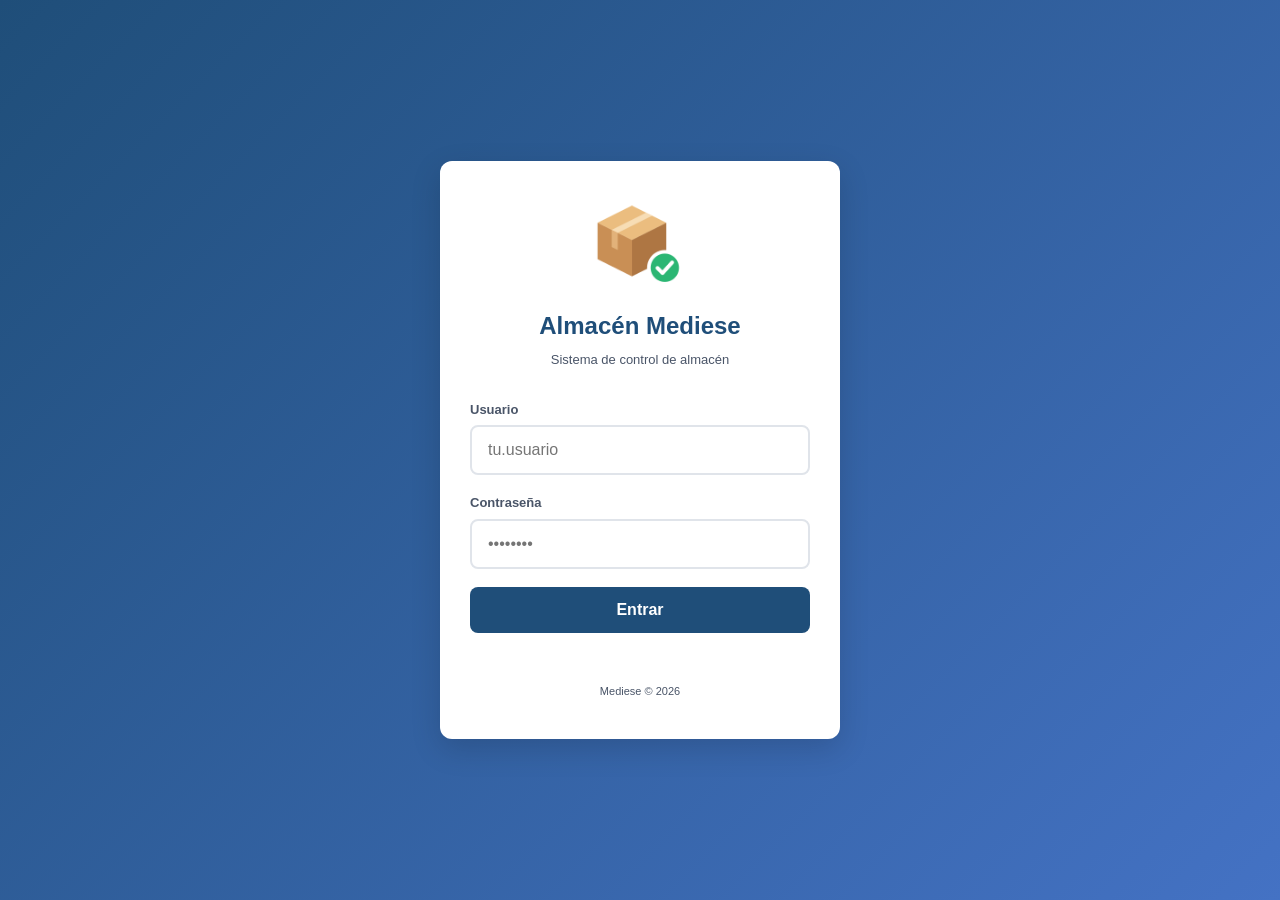
<file: index.html>
<!DOCTYPE html>
<html lang="es">
<head>
<meta charset="UTF-8">
<meta name="viewport" content="width=device-width, initial-scale=1.0, maximum-scale=1.0, user-scalable=no">
<meta name="theme-color" content="#1F4E79">
<title>Almacén Mediese - Login</title>
<link rel="icon" type="image/png" href="icono_192x192.png">
<link rel="manifest" href="manifest.json">
<link rel="stylesheet" href="styles.css?v=20261018d">
</head>
<body class="login-body">

<div class="login-container">
  <div class="login-logo">
    <img src="logo.png" alt="Almacén Mediese" class="logo-img">
    <h1>Almacén Mediese</h1>
    <p class="subtitle">Sistema de control de almacén</p>
  </div>

  <form id="login-form" class="login-form">
    <div class="input-group">
      <label for="usuario">Usuario</label>
      <input type="text" id="usuario" autocomplete="username" autocapitalize="none" required placeholder="tu.usuario">
    </div>

    <div class="input-group">
      <label for="password">Contraseña</label>
      <input type="password" id="password" autocomplete="current-password" required placeholder="••••••••">
    </div>

    <button type="submit" class="btn-primary">Entrar</button>

    <p id="error-msg" class="error-msg"></p>
  </form>

  <p class="footer-text">Mediese © 2026</p>
</div>

<script src="app.js?v=20261018d"></script>
<script>
  document.addEventListener('DOMContentLoaded', () => {
    App.initLogin();
  });
</script>
</body>
</html>
</file>
<file: styles.css>
/* ═══════════════════════════════════════════════════════════
   ALMACÉN MEDIESE - ESTILOS
   ═══════════════════════════════════════════════════════════ */

* {
  box-sizing: border-box;
  margin: 0;
  padding: 0;
  -webkit-tap-highlight-color: transparent;
}

:root {
  --azul-primario: #1F4E79;
  --azul-claro: #4472C4;
  --verde-ok: #00B050;
  --rojo-error: #C00000;
  --naranja: #ED8936;
  --gris-fondo: #F5F7FA;
  --gris-borde: #E0E4EA;
  --gris-texto: #4A5568;
  --gris-claro: #F9FAFB;
  --sombra: 0 2px 8px rgba(0,0,0,0.08);
  --radio: 12px;
}

html, body {
  font-family: -apple-system, BlinkMacSystemFont, "Segoe UI", Roboto, sans-serif;
  background: var(--gris-fondo);
  color: #1A202C;
  min-height: 100vh;
  font-size: 16px;
  line-height: 1.5;
}

/* LOGIN */
.login-body {
  display: flex;
  align-items: center;
  justify-content: center;
  background: linear-gradient(135deg, #1F4E79 0%, #4472C4 100%);
  padding: 20px;
}

.login-container {
  background: white;
  border-radius: var(--radio);
  padding: 40px 30px;
  width: 100%;
  max-width: 400px;
  box-shadow: 0 10px 30px rgba(0,0,0,0.15);
}

.login-logo { text-align: center; margin-bottom: 30px; }
.logo-icon { font-size: 48px; margin-bottom: 10px; }
.login-logo h1 { font-size: 24px; color: var(--azul-primario); margin-bottom: 6px; }
.subtitle { color: var(--gris-texto); font-size: 13px; }

.input-group { margin-bottom: 18px; }
.input-group label {
  display: block;
  font-size: 13px;
  font-weight: 600;
  color: var(--gris-texto);
  margin-bottom: 6px;
}
.input-group input,
.input-group select {
  width: 100%;
  padding: 14px 16px;
  font-size: 16px;
  border: 2px solid var(--gris-borde);
  border-radius: 8px;
  outline: none;
  transition: border-color 0.2s;
  font-family: inherit;
  background: white;
}
.input-group input:focus,
.input-group select:focus { border-color: var(--azul-claro); }

.input-group-row {
  display: grid;
  grid-template-columns: 1fr 1fr;
  gap: 12px;
}

.btn-primary {
  width: 100%;
  padding: 14px 20px;
  font-size: 16px;
  font-weight: 600;
  color: white;
  background: var(--azul-primario);
  border: none;
  border-radius: 8px;
  cursor: pointer;
  transition: background 0.2s, transform 0.1s;
  font-family: inherit;
}
.btn-primary:hover { background: var(--azul-claro); }
.btn-primary:active { transform: scale(0.98); }
.btn-primary:disabled { opacity: 0.6; cursor: not-allowed; }

.btn-large { padding: 18px 24px; font-size: 17px; }

.btn-secondary {
  width: 100%;
  padding: 14px 20px;
  font-size: 15px;
  font-weight: 500;
  color: var(--azul-primario);
  background: white;
  border: 2px solid var(--gris-borde);
  border-radius: 8px;
  cursor: pointer;
  font-family: inherit;
  margin-top: 10px;
}
.btn-secondary:hover { background: var(--gris-claro); }

.error-msg {
  color: var(--rojo-error);
  font-size: 13px;
  text-align: center;
  margin-top: 12px;
  min-height: 18px;
}

.footer-text {
  text-align: center;
  color: var(--gris-texto);
  font-size: 11px;
  margin-top: 20px;
}

/* HEADER */
.app-header {
  background: var(--azul-primario);
  color: white;
  padding: 12px 16px;
  display: flex;
  justify-content: space-between;
  align-items: center;
  box-shadow: var(--sombra);
  position: sticky;
  top: 0;
  z-index: 100;
}
.header-left { display: flex; align-items: center; gap: 8px; }
.header-logo { font-size: 20px; }
.header-title { font-weight: 700; font-size: 15px; }
.header-right { display: flex; align-items: center; gap: 10px; }
.user-info { font-size: 12px; opacity: 0.9; }
.btn-logout {
  background: rgba(255,255,255,0.15);
  color: white;
  border: none;
  padding: 6px 12px;
  border-radius: 6px;
  font-size: 12px;
  cursor: pointer;
  font-family: inherit;
}

/* VISTAS */
.app-main {
  padding: 16px;
  max-width: 800px;
  margin: 0 auto;
}
.view-section { padding: 20px 0; }
.hidden { display: none !important; }

/* MENÚ PRINCIPAL */
.menu-container {
  background: white;
  border-radius: var(--radio);
  padding: 30px 20px;
  text-align: center;
  box-shadow: var(--sombra);
  margin: 20px auto;
  max-width: 500px;
}

.menu-titulo {
  color: var(--azul-primario);
  margin-bottom: 6px;
  font-size: 22px;
}
.menu-descripcion {
  color: var(--gris-texto);
  font-size: 14px;
  margin-bottom: 24px;
}

.menu-botones {
  display: flex;
  flex-direction: column;
  gap: 14px;
  margin-bottom: 20px;
}

.menu-btn {
  display: grid;
  grid-template-columns: 50px 1fr auto;
  align-items: center;
  gap: 12px;
  padding: 20px 18px;
  border: none;
  border-radius: 12px;
  color: white;
  font-family: inherit;
  cursor: pointer;
  transition: transform 0.15s, box-shadow 0.15s;
  text-align: left;
}
.menu-btn:hover { transform: translateY(-2px); box-shadow: 0 6px 16px rgba(0,0,0,0.2); }
.menu-btn:active { transform: scale(0.98); }

.menu-btn-entrada { background: linear-gradient(135deg, #22C55E, #16A34A); }
.menu-btn-salida { background: linear-gradient(135deg, #EF4444, #DC2626); }
.menu-btn-devolucion { background: linear-gradient(135deg, #F59E0B, #D97706); }

.menu-btn-icono { font-size: 32px; }
.menu-btn-texto {
  font-size: 18px;
  font-weight: 700;
  letter-spacing: 1px;
}
.menu-btn-desc {
  display: block;
  font-size: 12px;
  opacity: 0.9;
  font-weight: 400;
  letter-spacing: 0;
  margin-top: 2px;
}

/* FORMULARIO */
.form-container {
  background: white;
  border-radius: var(--radio);
  padding: 20px;
  box-shadow: var(--sombra);
  max-width: 500px;
  margin: 0 auto;
}

.form-header {
  display: flex;
  justify-content: space-between;
  align-items: center;
  margin-bottom: 20px;
  padding-bottom: 12px;
  border-bottom: 2px solid var(--gris-borde);
}
.form-header h2 {
  color: var(--azul-primario);
  font-size: 18px;
}

.btn-cerrar {
  background: #C00000;
  color: white;
  border: none;
  width: 32px;
  height: 32px;
  border-radius: 50%;
  font-size: 16px;
  cursor: pointer;
  font-family: inherit;
}

.label-opcional {
  font-weight: 400;
  font-size: 11px;
  color: var(--gris-texto);
}

/* Búsqueda de insumo */
.resultados-busqueda {
  background: white;
  border: 2px solid var(--gris-borde);
  border-radius: 8px;
  max-height: 300px;
  overflow-y: auto;
  margin-top: -12px;
  margin-bottom: 16px;
  box-shadow: 0 4px 12px rgba(0,0,0,0.1);
  position: relative;
  z-index: 10;
}

.resultado-item {
  padding: 12px 14px;
  border-bottom: 1px solid var(--gris-borde);
  cursor: pointer;
  transition: background 0.15s;
}
.resultado-item:last-child { border-bottom: none; }
.resultado-item:hover { background: var(--gris-claro); }

.resultado-codigo {
  font-weight: 700;
  font-size: 13px;
  color: var(--azul-primario);
}
.resultado-desc {
  font-size: 13px;
  color: #1A202C;
  margin-top: 2px;
}
.resultado-cat {
  display: inline-block;
  font-size: 10px;
  background: #E0E4EA;
  color: var(--gris-texto);
  padding: 2px 8px;
  border-radius: 10px;
  margin-top: 4px;
}

.resultado-vacio {
  padding: 20px;
  text-align: center;
  color: var(--gris-texto);
  font-size: 13px;
}

/* Info del insumo */
.info-insumo {
  background: #EFF6FF;
  border: 1px solid #BFDBFE;
  border-radius: 8px;
  padding: 14px;
  margin-bottom: 18px;
}

.info-row {
  display: flex;
  justify-content: space-between;
  padding: 4px 0;
  font-size: 13px;
}
.info-label {
  color: var(--gris-texto);
  font-weight: 600;
}
.info-value {
  color: var(--azul-primario);
  font-weight: 700;
  text-align: right;
  max-width: 60%;
  word-break: break-word;
}

.send-status {
  text-align: center;
  font-size: 13px;
  margin: 14px 0;
  min-height: 18px;
}
.send-status.ok { color: var(--verde-ok); font-weight: 600; }
.send-status.error { color: var(--rojo-error); font-weight: 600; }

/* ÉXITO */
.exito-container {
  background: white;
  border-radius: var(--radio);
  padding: 40px 20px;
  text-align: center;
  box-shadow: var(--sombra);
  max-width: 500px;
  margin: 20px auto;
}

.exito-icono {
  font-size: 72px;
  margin-bottom: 12px;
}

.exito-titulo {
  color: var(--verde-ok);
  font-size: 22px;
  margin-bottom: 6px;
}

.exito-subtitulo {
  color: var(--gris-texto);
  font-size: 14px;
  margin-bottom: 24px;
}

.exito-detalle {
  background: var(--gris-claro);
  border-radius: 8px;
  padding: 16px;
  margin-bottom: 24px;
  text-align: left;
}

.exito-fila {
  display: flex;
  justify-content: space-between;
  padding: 6px 0;
  font-size: 14px;
  border-bottom: 1px solid var(--gris-borde);
}
.exito-fila:last-child { border-bottom: none; }
.exito-fila span { color: var(--gris-texto); }
.exito-fila strong { color: var(--azul-primario); text-align: right; }

/* HISTORIAL */
.historial-container {
  background: white;
  border-radius: var(--radio);
  padding: 20px;
  box-shadow: var(--sombra);
  max-width: 600px;
  margin: 0 auto;
}

.lista-movimientos {
  display: flex;
  flex-direction: column;
  gap: 10px;
}

.movimiento-card {
  background: var(--gris-claro);
  border-left: 4px solid var(--azul-primario);
  border-radius: 8px;
  padding: 12px 14px;
}
.movimiento-card.mov-entrada { border-left-color: #22C55E; }
.movimiento-card.mov-salida { border-left-color: #EF4444; }
.movimiento-card.mov-devolucion { border-left-color: #F59E0B; }

.mov-header {
  display: flex;
  justify-content: space-between;
  font-size: 12px;
  margin-bottom: 6px;
}
.mov-tipo {
  font-weight: 700;
  color: var(--azul-primario);
}
.mov-hora { color: var(--gris-texto); }

.mov-codigo {
  font-weight: 700;
  font-size: 14px;
  color: #1A202C;
}
.mov-desc {
  font-size: 13px;
  color: var(--gris-texto);
  margin-bottom: 4px;
}
.mov-cantidad {
  font-weight: 700;
  color: var(--azul-primario);
  font-size: 15px;
}
.mov-cancelado {
  color: var(--rojo-error);
  font-size: 12px;
  font-weight: 700;
  margin-top: 6px;
}

/* LOADING */
.loading-container {
  text-align: center;
  padding: 60px 20px;
}
.spinner {
  width: 48px;
  height: 48px;
  border: 4px solid var(--gris-borde);
  border-top-color: var(--azul-primario);
  border-radius: 50%;
  margin: 0 auto 16px;
  animation: spin 1s linear infinite;
}
@keyframes spin { to { transform: rotate(360deg); } }

/* ═══════════════════════════════════════════════════════════
   DASHBOARD
   ═══════════════════════════════════════════════════════════ */

.dashboard-container {
  background: white;
  border-radius: var(--radio);
  padding: 20px;
  box-shadow: var(--sombra);
  max-width: 700px;
  margin: 0 auto;
}

.resumen-grid {
  display: grid;
  grid-template-columns: repeat(auto-fit, minmax(130px, 1fr));
  gap: 12px;
  margin-bottom: 20px;
}

.resumen-card {
  background: linear-gradient(135deg, #1F4E79, #4472C4);
  color: white;
  border-radius: 10px;
  padding: 14px;
  text-align: center;
}

.resumen-card.entrada {
  background: linear-gradient(135deg, #22C55E, #16A34A);
}

.resumen-card.salida {
  background: linear-gradient(135deg, #EF4444, #DC2626);
}

.resumen-card.devolucion {
  background: linear-gradient(135deg, #F59E0B, #D97706);
}

.resumen-card.total {
  background: linear-gradient(135deg, #1F4E79, #0F2A44);
}

.resumen-numero {
  font-size: 28px;
  font-weight: 700;
  display: block;
  margin-bottom: 4px;
}

.resumen-label {
  font-size: 11px;
  text-transform: uppercase;
  letter-spacing: 1px;
  opacity: 0.9;
}

.filtros-container {
  display: grid;
  grid-template-columns: 1fr 1fr 1fr;
  gap: 12px;
  margin-bottom: 16px;
}

@media (max-width: 500px) {
  .filtros-container {
    grid-template-columns: 1fr;
  }
  .resumen-grid {
    grid-template-columns: 1fr 1fr;
  }
}

.btn-cancelar-mov {
  background: #C00000;
  color: white;
  border: none;
  padding: 6px 12px;
  border-radius: 6px;
  font-size: 11px;
  cursor: pointer;
  margin-top: 6px;
  font-family: inherit;
}

.btn-cancelar-mov:hover {
  background: #900000;
}

.mov-usuario {
  font-size: 11px;
  color: var(--gris-texto);
  margin-top: 4px;
}

/* ═══════════════════════════════════════════════════════════
   STOCK ACTUAL
   ═══════════════════════════════════════════════════════════ */

.stock-container {
  background: white;
  border-radius: var(--radio);
  padding: 20px;
  box-shadow: var(--sombra);
  max-width: 700px;
  margin: 0 auto;
}

.stock-buscador {
  margin-bottom: 16px;
}

.stock-buscador input {
  width: 100%;
  padding: 14px 16px;
  font-size: 16px;
  border: 2px solid var(--gris-borde);
  border-radius: 8px;
  outline: none;
  font-family: inherit;
}

.stock-buscador input:focus {
  border-color: var(--azul-claro);
}

.stock-resumen {
  display: grid;
  grid-template-columns: repeat(auto-fit, minmax(120px, 1fr));
  gap: 10px;
  margin-bottom: 16px;
}

.stock-resumen-card {
  background: linear-gradient(135deg, #EFF6FF, #DBEAFE);
  border: 1px solid #BFDBFE;
  border-radius: 10px;
  padding: 12px;
  text-align: center;
}

.stock-resumen-numero {
  font-size: 24px;
  font-weight: 700;
  color: var(--azul-primario);
  display: block;
  margin-bottom: 2px;
}

.stock-resumen-label {
  font-size: 11px;
  text-transform: uppercase;
  letter-spacing: 1px;
  color: var(--gris-texto);
}

.lista-stock {
  display: flex;
  flex-direction: column;
  gap: 10px;
}

.stock-item {
  background: var(--gris-claro);
  border-left: 4px solid var(--verde-ok);
  border-radius: 8px;
  padding: 12px 14px;
}

.stock-item.stock-bajo {
  border-left-color: var(--naranja);
}

.stock-item.stock-cero {
  border-left-color: var(--rojo-error);
  opacity: 0.7;
}

.stock-item-header {
  display: flex;
  justify-content: space-between;
  align-items: center;
  margin-bottom: 6px;
}

.stock-item-codigo {
  font-weight: 700;
  font-size: 14px;
  color: var(--azul-primario);
}

.stock-item-saldo {
  font-weight: 700;
  font-size: 16px;
  color: var(--verde-ok);
}

.stock-item.stock-bajo .stock-item-saldo {
  color: var(--naranja);
}

.stock-item.stock-cero .stock-item-saldo {
  color: var(--rojo-error);
}

.stock-item-desc {
  font-size: 13px;
  color: #1A202C;
  margin-bottom: 6px;
}

.stock-item-info {
  display: flex;
  gap: 14px;
  font-size: 11px;
  color: var(--gris-texto);
  flex-wrap: wrap;
}

.stock-item-info strong {
  color: var(--azul-primario);
}

.stock-vacio {
  text-align: center;
  padding: 40px 20px;
  color: var(--gris-texto);
  font-size: 14px;
}

/* Info de stock en el formulario */
.info-stock {
  background: #F0FDF4;
  border: 1px solid #BBF7D0;
  border-radius: 8px;
  padding: 10px 14px;
  margin-bottom: 14px;
  display: flex;
  justify-content: space-between;
  align-items: center;
}

.info-stock-label {
  font-size: 12px;
  font-weight: 600;
  color: #15803D;
}

.info-stock-valor {
  font-size: 18px;
  font-weight: 700;
  color: #15803D;
}

.info-stock.warning {
  background: #FFFBEB;
  border-color: #FDE68A;
}

.info-stock.warning .info-stock-label,
.info-stock.warning .info-stock-valor {
  color: #B45309;
}

/* ═══════════════════════════════════════════════════════════
   BOTONES DE LOTES EN EL MENÚ
   ═══════════════════════════════════════════════════════════ */

.menu-botones-lotes {
  display: flex;
  flex-direction: column;
  gap: 14px;
  margin-top: 14px;
  margin-bottom: 20px;
  padding-top: 14px;
  border-top: 2px dashed var(--gris-borde);
}

.menu-btn-lote {
  background: linear-gradient(135deg, #8B5CF6, #7C3AED);
}

.menu-btn-cerrar {
  background: linear-gradient(135deg, #0891B2, #0E7490);
}

/* ═══════════════════════════════════════════════════════════
   VALIDACIÓN DE LOTE EN FORMULARIO
   ═══════════════════════════════════════════════════════════ */

.lote-status {
  display: block;
  font-size: 12px;
  margin-top: 6px;
  min-height: 16px;
}

.lote-status.ok {
  color: #15803D;
  font-weight: 600;
}

.lote-status.error {
  color: #C00000;
  font-weight: 600;
}

.lote-status.warning {
  color: #B45309;
  font-weight: 600;
}

.lote-status.info {
  color: var(--gris-texto);
}

/* ═══════════════════════════════════════════════════════════
   LOGO
   ═══════════════════════════════════════════════════════════ */

.logo-img {
  width: 90px;
  height: 90px;
  object-fit: contain;
  margin-bottom: 10px;
}

.header-logo-img {
  width: 32px;
  height: 32px;
  object-fit: contain;
  vertical-align: middle;
}

/* Info del lote seleccionado */
.info-lote {
  background: #FFFBEB;
  border: 1px solid #FDE68A;
  border-radius: 8px;
  padding: 10px 14px;
  margin-top: 8px;
  font-size: 12px;
  color: #92400E;
}

.info-lote strong {
  color: #78350F;
}
/* Modal de edición */
.modal-overlay {
  position: fixed;
  inset: 0;
  background: rgba(0, 0, 0, 0.6);
  display: flex;
  align-items: center;
  justify-content: center;
  z-index: 1000;
  padding: 15px;
}

.modal-content {
  background: #fff;
  border-radius: 12px;
  padding: 20px;
  max-width: 500px;
  width: 100%;
  max-height: 90vh;
  overflow-y: auto;
  box-shadow: 0 10px 40px rgba(0, 0, 0, 0.3);
}

.modal-content .form-header {
  margin-bottom: 15px;
}

.modal-content h2 {
  font-size: 18px;
  margin: 0;
}

/* ═══ v3.0: clases que antes eran estilos en línea ═══ */
.vacio { text-align: center; padding: 20px; color: #888; }
.vacio.error, .error { color: var(--rojo-error); }
.texto-suave { color: #888; font-size: 12px; }
.texto-rojo { color: #B91C1C !important; }
.chip { padding: 2px 8px; border-radius: 4px; font-size: 11px; font-weight: bold; white-space: nowrap; }
.chip-abierto { background: #DCFCE7; color: #15803D; }
.chip-cerrado { background: #F3F4F6; color: #6B7280; }
.chip-retro { background: #FEF3C7; color: #92400E; padding: 1px 6px; border-radius: 3px; font-size: 10px; font-weight: bold; }
.lote-abierto { border-left: 4px solid #15803D; }
.lote-cerrado { border-left: 4px solid #9CA3AF; }
.lote-acciones, .acciones-card { display: flex; gap: 8px; margin-top: 10px; flex-wrap: wrap; }
.lote-acciones > button { flex: 1; }
.btn-chico { font-size: 13px !important; padding: 8px !important; margin: 0 !important; width: auto; }
.btn-verde { background: #10B981 !important; border-color: #10B981 !important; }
.btn-editar-card {
  margin-top: 10px; font-size: 13px; padding: 8px 12px; border-radius: 6px; cursor: pointer;
  background: #F59E0B; border: 1px solid #F59E0B; color: #fff; font-weight: 600;
}
.acciones-card .btn-editar-card, .acciones-card .btn-cancelar-mov { margin-top: 0; }

/* ═══ v3.1 ═══ */
.stock-negativo { border-left: 4px solid #B91C1C !important; background: #FEF2F2; }
.stock-negativo .stock-item-saldo { color: #B91C1C; }
.badge { display: inline-block; min-width: 20px; padding: 1px 6px; margin-left: 6px; border-radius: 10px; background: #B91C1C; color: #fff; font-size: 12px; font-weight: 700; }
.exito-fila.error strong { color: #B91C1C; }

/* ═══ v3.2: escáner, conteo y etiquetas (mismos que Mantenimiento) ═══ */
.fila-scan { display: flex; gap: 8px; align-items: stretch; }
.fila-scan > input, .fila-scan > select { flex: 1; min-width: 0; }
.btn-scan { flex: none; width: 52px; font-size: 22px; border-radius: 10px; border: 1px solid var(--gris-borde); background: #fff; cursor: pointer; }
.btn-scan:active { transform: scale(0.95); }
.scanner { position: fixed; inset: 0; background: #000; z-index: 1000; display: flex; flex-direction: column; align-items: center; justify-content: center; }
.scanner.hidden { display: none; }
.scanner video { width: 100%; max-height: 75vh; object-fit: cover; }
.scanner-marco { position: absolute; top: 42%; left: 50%; width: 62vw; height: 62vw; max-width: 280px; max-height: 280px; transform: translate(-50%, -50%); border: 3px solid #22c55e; border-radius: 16px; pointer-events: none; }
.scanner p { color: #fff; margin: 12px; text-align: center; }
.scanner button { padding: 14px 32px; font-size: 16px; border-radius: 8px; border: 0; }
.item-toque { display: block; padding: 12px; margin-bottom: 8px; background: #fff; border: 1px solid var(--gris-borde); border-radius: 10px; cursor: pointer; }
.item-toque:active { background: #F0F9FF; }
.item-toque .cod { font-weight: 700; color: var(--azul-primario); }
.item-toque .sub { font-size: 12px; color: #6B7280; margin-top: 2px; }
.check-fila { display: flex; gap: 10px; align-items: flex-start; cursor: pointer; }
.check-fila input[type=checkbox] { width: 22px; height: 22px; flex: none; margin-top: 2px; }
.tarjeta-conteo { border: 2px solid #0E7490; border-radius: 12px; padding: 14px; margin: 10px 0; background: #F0FDFF; }
.conteo-codigo { font-size: 20px; font-weight: 800; color: var(--azul-primario); }
.conteo-desc { font-size: 14px; margin-bottom: 8px; }
.conteo-info { font-size: 13px; color: #374151; margin: 6px 0; }
.conteo-pregunta { display: block; font-weight: 700; margin-top: 8px; }
.contador { display: flex; gap: 8px; align-items: center; margin: 8px 0; }
.contador button { width: 56px; height: 56px; font-size: 28px; border-radius: 12px; border: 1px solid var(--gris-borde); background: #fff; cursor: pointer; }
.contador input { flex: 1; min-width: 0; height: 56px; font-size: 26px; text-align: center; font-weight: 700; }
.dif-pos { color: #15803D; font-weight: 700; }
.dif-neg { color: #B91C1C; font-weight: 700; }
.dif-cero { color: #6B7280; }
.aviso-ok { padding: 10px 12px; margin: 8px 0; border-radius: 10px; background: #DCFCE7; color: #14532D; font-weight: 600; }
.subtitulo { font-size: 15px; margin: 16px 0 8px; color: var(--azul-primario); }
.detalles { margin: 12px 0; }
.detalles summary { cursor: pointer; font-weight: 600; padding: 8px 0; }
.chips { display: flex; gap: 6px; flex-wrap: wrap; margin-bottom: 10px; }
.chip-tab { padding: 8px 12px; border-radius: 20px; border: 1px solid var(--gris-borde); background: #fff; font-size: 13px; cursor: pointer; }
.chip-tab.activo { background: var(--azul-primario); color: #fff; border-color: var(--azul-primario); }
.fila-opciones { display: flex; justify-content: space-between; gap: 10px; flex-wrap: wrap; margin: 10px 0; font-size: 13px; }
.input-corto { width: 64px !important; padding: 6px !important; }
.barra-acciones { position: sticky; bottom: 0; background: var(--gris-fondo); padding: 10px 0; display: flex; flex-direction: column; gap: 8px; }

/* ═══ v3.3: menú en cuadrícula como Mantenimiento (colores de Almacén) ═══ */
.header-textos { display: flex; flex-direction: column; line-height: 1.15; min-width: 0; }
.header-textos .user-info { font-size: 11px; white-space: nowrap; overflow: hidden; text-overflow: ellipsis; }
.menu-titulo { text-align: left; font-size: 20px; margin-bottom: 14px; }
.menu-grid { display: grid; grid-template-columns: repeat(auto-fill, minmax(150px, 1fr)); gap: 10px; }
.tile {
  position: relative; display: flex; flex-direction: column; align-items: center; justify-content: center; gap: 2px;
  min-height: 64px; padding: 14px 10px; border-radius: 10px; cursor: pointer;
  background: #fff; color: var(--azul-primario); border: 1px solid var(--gris-borde);
  font-family: inherit; font-size: 14px; font-weight: 700; text-align: center; transition: transform .15s, box-shadow .15s;
}
.tile small { font-size: 11px; font-weight: 500; opacity: .9; }
.tile:hover { transform: translateY(-2px); box-shadow: 0 4px 12px rgba(31,78,121,.18); }
.tile:active { transform: scale(.98); }
.tile.hidden { display: none !important; }
.tile-ancho { grid-column: 1 / -1; min-height: 72px; font-size: 17px; }
.tile-conteo, .tile-conteos { background: #ECFEFF; color: #0E7490; border-color: #A5F3FC; }
.tile-entrada { background: linear-gradient(135deg, #22C55E, #16A34A); color: #fff; border: 0; }
.tile-salida { background: linear-gradient(135deg, #EF4444, #DC2626); color: #fff; border: 0; }
.tile-devolucion { background: linear-gradient(135deg, #F59E0B, #D97706); color: #fff; border: 0; }
.tile-stock { background: #F0FDF4; color: #15803D; border-color: #BBF7D0; }
.tile-lotes { background: #FEF3C7; color: #92400E; border-color: #FDE68A; }
.tile-abrir { background: linear-gradient(135deg, #8B5CF6, #7C3AED); color: #fff; border: 0; }
.tile-cerrar { background: linear-gradient(135deg, #0891B2, #0E7490); color: #fff; border: 0; }
.tile-mov { background: #EFF6FF; color: #1F4E79; border-color: #BFDBFE; }
.tile-alerta { background: #FEF2F2; color: #B91C1C; border-color: #FECACA; }
.tile-admin { background: #F5F3FF; color: #6D28D9; border-color: #DDD6FE; }
.tile .badge { position: absolute; top: 6px; right: 6px; margin: 0; }
.btn-volver {
  display: block; width: 100%; margin-top: 18px; padding: 12px; border-radius: 10px; border: 0; cursor: pointer;
  background: #6B7280; color: #fff; font-family: inherit; font-size: 15px; font-weight: 600;
}


/* Importar CCP */
.ayuda { font-size: 13px; color: #555; margin: 6px 0 10px; }
.campo { display: block; font-size: 13px; font-weight: 600; margin-bottom: 10px; }
.campo input, .campo select { display: block; width: 100%; margin-top: 4px; padding: 10px; border: 1px solid #cbd5e1; border-radius: 8px; font: inherit; font-weight: 400; background: #fff; }
.fila-2 { display: grid; grid-template-columns: 1fr 1fr; gap: 10px; }
.imp-resumen { background: #f8fafc; border: 1px solid #e2e8f0; border-radius: 10px; padding: 12px; margin: 12px 0; font-size: 14px; }
.imp-resumen h3 { font-size: 15px; margin: 0 0 6px; }
.imp-resumen ul { margin: 4px 0; padding-left: 18px; }
.aviso-imp { background: #fff7ed; border: 1px solid #fed7aa; color: #9a3412; border-radius: 8px; padding: 8px 10px; font-size: 13px; }
.btn-peligro { background: linear-gradient(135deg, #dc2626, #b91c1c); color: #fff; border: 0; border-radius: 10px; width: 100%; margin-top: 6px; cursor: pointer; }
.imp-progreso { height: 10px; background: #e2e8f0; border-radius: 6px; overflow: hidden; margin-top: 12px; }
#imp-barra { height: 100%; width: 0; background: #22c55e; transition: width .3s; }

/* Trazabilidad */
.traza-sec { margin-bottom: 14px; }
.traza-sec h3 { font-size: 15px; color: #1f4e79; margin: 6px 0; }
.traza-card, .traza-item { background: #f8fafc; border: 1px solid #e2e8f0; border-radius: 10px; padding: 8px 10px; margin: 6px 0; font-size: 13px; }
.traza-item small { display: block; color: #475569; margin-top: 2px; }
.traza-item.neg { background: #fef2f2; border-color: #fecaca; }
.traza-grid { display: grid; grid-template-columns: 1fr auto; gap: 2px 10px; margin-top: 6px; }
.traza-grid .ok { color: #047857; } .traza-grid .mal { color: #b91c1c; }
.traza-tabla { width: 100%; border-collapse: collapse; font-size: 12px; }
.traza-tabla th { background: #1f4e79; color: #fff; padding: 4px; } .traza-tabla td { border-bottom: 1px solid #e2e8f0; padding: 4px; }
.traza-tabla .num { text-align: right; }
.traza-botones { display: grid; grid-template-columns: 1fr 1fr; gap: 8px; margin-top: 8px; }
.traza-item.aviso { background: #fffbeb; border-color: #fcd34d; }
.aviso-txt { display: block; color: #92400e; margin-top: 6px; font-size: 12px; }
.ruta-fila { display: grid; grid-template-columns: 110px 1fr; gap: 6px; padding: 3px 0; border-bottom: 1px dashed #e2e8f0; }
.ruta-fila:last-child { border-bottom: 0; }
.ruta-fila b { word-break: break-word; }

/* ── Tarimas PT ── */
.tar-botones { display: flex; gap: 8px; flex-wrap: wrap; }
.tar-botones > button { flex: 1 1 140px; margin: 0; }
.tar-acciones { margin-top: 12px; }
.tar-sub { font-size: 15px; margin: 16px 0 8px; color: var(--azul, #1e3a5f); }
.tar-etq { display: block; font-weight: 600; font-size: 14px; margin: 10px 0 6px; }
.tar-item { border-left: 5px solid #94A3B8; }
.tar-item.tar-abierta { border-left-color: #EA580C; }
.tar-item.tar-completa { border-left-color: #16A34A; }
.tar-item.tar-parcial { border-left-color: #EAB308; }
.tar-item.tar-cancelada { opacity: .55; }
.tar-fila { display: flex; justify-content: space-between; gap: 8px; align-items: baseline; flex-wrap: wrap; }
.tar-item .sub, #tar-detalle .sub { font-size: 12px; color: #64748B; margin-top: 2px; }
.tar-lote { display: grid; grid-template-columns: 1.4fr .9fr 1.3fr 34px; gap: 6px; margin-bottom: 6px; }
.tar-lote input { min-width: 0; padding: 10px 8px; font-size: 15px; border: 1px solid var(--gris-borde, #cbd5e1); border-radius: 8px; }
.tl-quitar { border: none; background: #FEE2E2; color: #B91C1C; border-radius: 8px; font-size: 14px; cursor: pointer; }
.tar-total { margin: 4px 0 10px; font-weight: 600; font-size: 14px; }
.tar-barra { height: 10px; background: #E2E8F0; border-radius: 6px; overflow: hidden; margin-top: 4px; }
#tar-barra { height: 100%; width: 0; background: #F59E0B; transition: width .2s; }
#tar-barra.llena { background: #16A34A; }
#tar-barra.exceso { background: #DC2626; }
.tar-cerrar { margin: 4px 0 10px; font-size: 13px; }
#tar-actual { background: #FFF7ED; border: 1px solid #FED7AA; border-radius: 10px; padding: 10px; font-size: 13px; margin-bottom: 10px; }
.tar-det-cab { border-left: 8px solid #94A3B8; padding: 8px 10px; background: #F8FAFC; border-radius: 8px; margin: 8px 0; }
.tar-id { font-size: 18px; }
.tar-tabla { width: 100%; border-collapse: collapse; margin: 8px 0; font-size: 14px; }
.tar-tabla th, .tar-tabla td { border-bottom: 1px solid #E2E8F0; padding: 6px; text-align: left; }
@media (max-width: 380px) { .tar-lote { grid-template-columns: 1fr 1fr; } .tar-lote .tl-fecha { grid-column: 1; } }

.visor-omit { background: #ECFDF5; border: 1px solid #A7F3D0; border-radius: 10px; padding: 10px 12px; margin: 8px 0; font-size: 14px; }
.visor-omit ul { margin: 6px 0 0 18px; padding: 0; }
.tar-emb { color: #1d4ed8 !important; font-weight: 600; }
</file>
